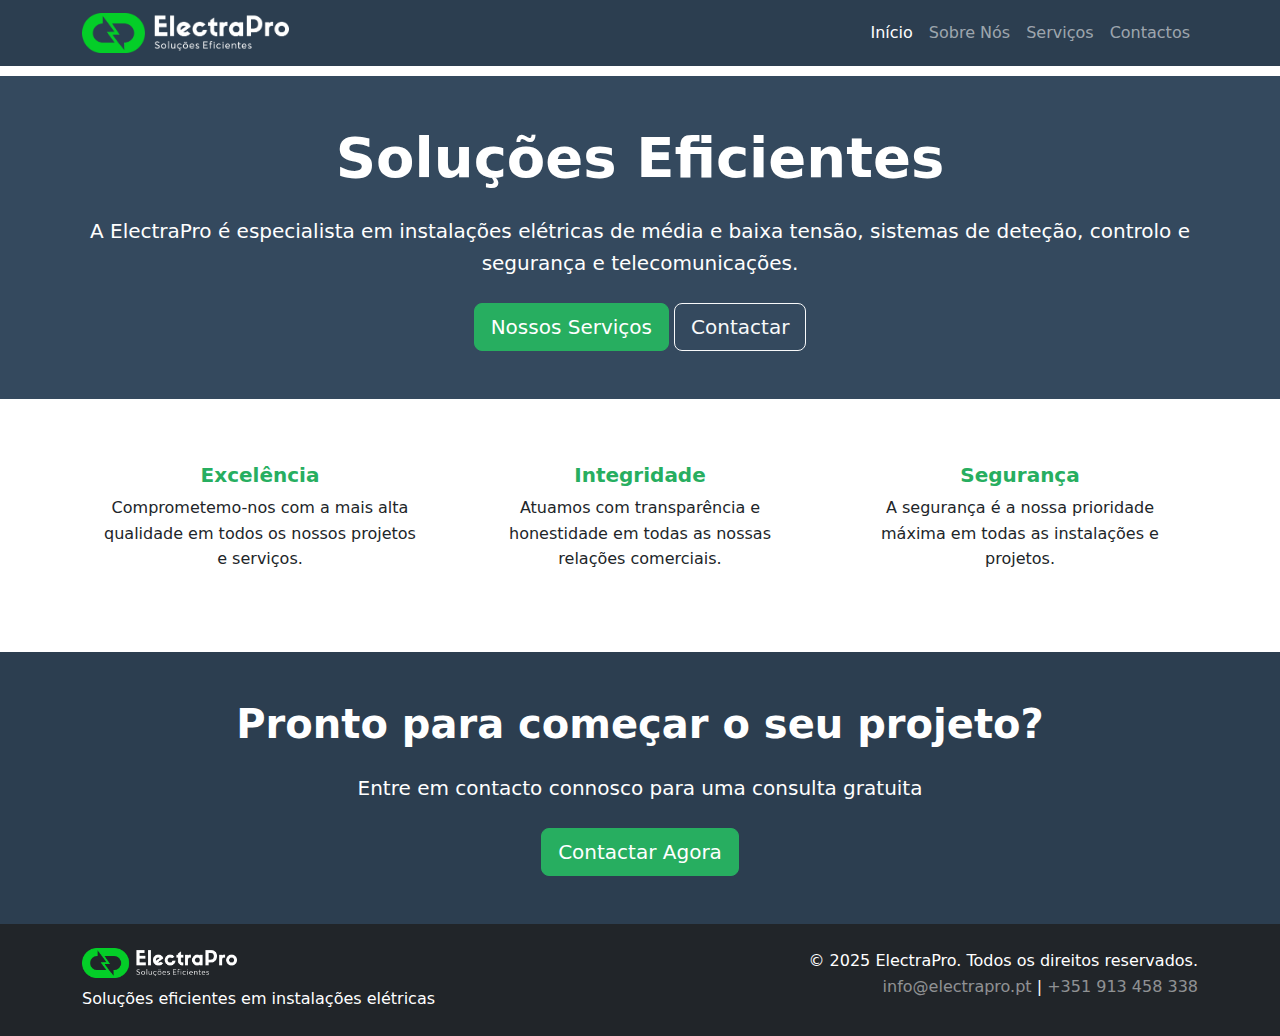
<file: marcelle/index.html>
<!DOCTYPE html>
<html lang="pt">
<head>
    <meta charset="UTF-8">
    <meta name="viewport" content="width=device-width, initial-scale=1.0">
    <title>ElectraPro - Soluções Eficientes</title>
    <meta name="description" content="ElectraPro-Homepage">
    <link href="https://cdn.jsdelivr.net/npm/bootstrap@5.3.0/dist/css/bootstrap.min.css" rel="stylesheet">
    <link rel="stylesheet" href="css/style.css"> 
</head>
<body>
    <header class="navbar navbar-expand-lg navbar-dark bg-primary fixed-top">
        <div class="container">
            <a class="navbar-brand" href="index.html">
                <img src="imagens/logo-horizontal.webp" alt="ElectraPro" height="40">
            </a>
            <button class="navbar-toggler" type="button" data-bs-toggle="collapse" data-bs-target="#navbarNav">
                <span class="navbar-toggler-icon"></span>
            </button>
            <div class="collapse navbar-collapse" id="navbarNav">
                <ul class="navbar-nav ms-auto">
                    <li class="nav-item">
                        <a class="nav-link active" href="index.html">Início</a>
                    </li>
                    <li class="nav-item">
                        <a class="nav-link" href="paginas/sobre.html">Sobre Nós</a>
                    </li>
                    <li class="nav-item">
                        <a class="nav-link" href="paginas/servicos.html">Serviços</a>
                    </li>
                    <li class="nav-item">
                        <a class="nav-link" href="paginas/contactos.html">Contactos</a>
                    </li>
                </ul>
            </div>
        </div>
    </header>
    <main>
        <section class="bg-secondary text-white py-5">
            <div class="container">
                <div class="row align-items-center">
                    <div class="text-center">
                        <h1 class="display-4 fw-bold mb-4">Soluções Eficientes</h1>
                        <p class="lead mb-4">A ElectraPro é especialista em instalações elétricas de média e baixa tensão, sistemas de deteção, controlo e segurança e telecomunicações.</p>
                        <div>
                            <a href="paginas/servicos.html" class="btn btn-success btn-lg">Nossos Serviços</a>
                            <a href="paginas/contactos.html" class="btn btn-outline-light btn-lg">Contactar</a>
                        </div>
                    </div>
                </div>
            </div>
        </section>
        <section class="py-5">
            <div class="container">
                <div class="row">
                </div>
                <div class="row g-4">
                    <div class="col-md-4">
                        <div class="text-center p-3">
                            <h5 class="text-success fw-bold">Excelência</h5>
                            <p>Comprometemo-nos com a mais alta qualidade em todos os nossos projetos e serviços.</p>
                        </div>
                    </div>
                    <div class="col-md-4">
                        <div class="text-center p-3">
                            <h5 class="text-success fw-bold">Integridade</h5>
                            <p class="card-text">Atuamos com transparência e honestidade em todas as nossas relações comerciais.</p>
                        </div>
                    </div>
                    <div class="col-md-4">
                        <div class="text-center p-3">
                            <h5 class="text-success fw-bold">Segurança</h5>
                            <p class="card-text">A segurança é a nossa prioridade máxima em todas as instalações e projetos.</p>
                        </div>
                    </div>
                </div>
            </div>
        </section>
        <section class="py-5 bg-primary text-white">
            <div class="container">
                <div class="row">
                    <div class="col-12 text-center">
                        <h2 class="display-6 fw-bold mb-4">Pronto para começar o seu projeto?</h2>
                        <p class="lead mb-4">Entre em contacto connosco para uma consulta gratuita</p>
                        <a href="paginas/contactos.html" class="btn btn-success btn-lg">Contactar Agora</a>
                    </div>
                </div>
            </div>
        </section>
    </main>
    <footer class="bg-dark text-white py-4">
        <div class="container">
            <div class="row">
                <div class="col-md-6">
                    <img src="imagens/logo-horizontal.webp" alt="ElectraPro" height="30" class="mb-2">
                    <p class="mb-0">Soluções eficientes em instalações elétricas</p>
                </div>
                <div class="col-md-6 text-md-end">
                    <p class="mb-0">© 2025 ElectraPro. Todos os direitos reservados.</p>
                    <p class="mb-0">
                        <a href="mailto:info@electrapro.pt" class="text-white-50 text-decoration-none">info@electrapro.pt</a> | 
                        <a href="tel:+351913458338" class="text-white-50 text-decoration-none">+351 913 458 338</a>
                    </p>
                </div>
            </div>
        </div>
    </footer>
    <script src="https://cdn.jsdelivr.net/npm/bootstrap@5.3.0/dist/js/bootstrap.bundle.min.js"></script>
</body>
</html>
</file>
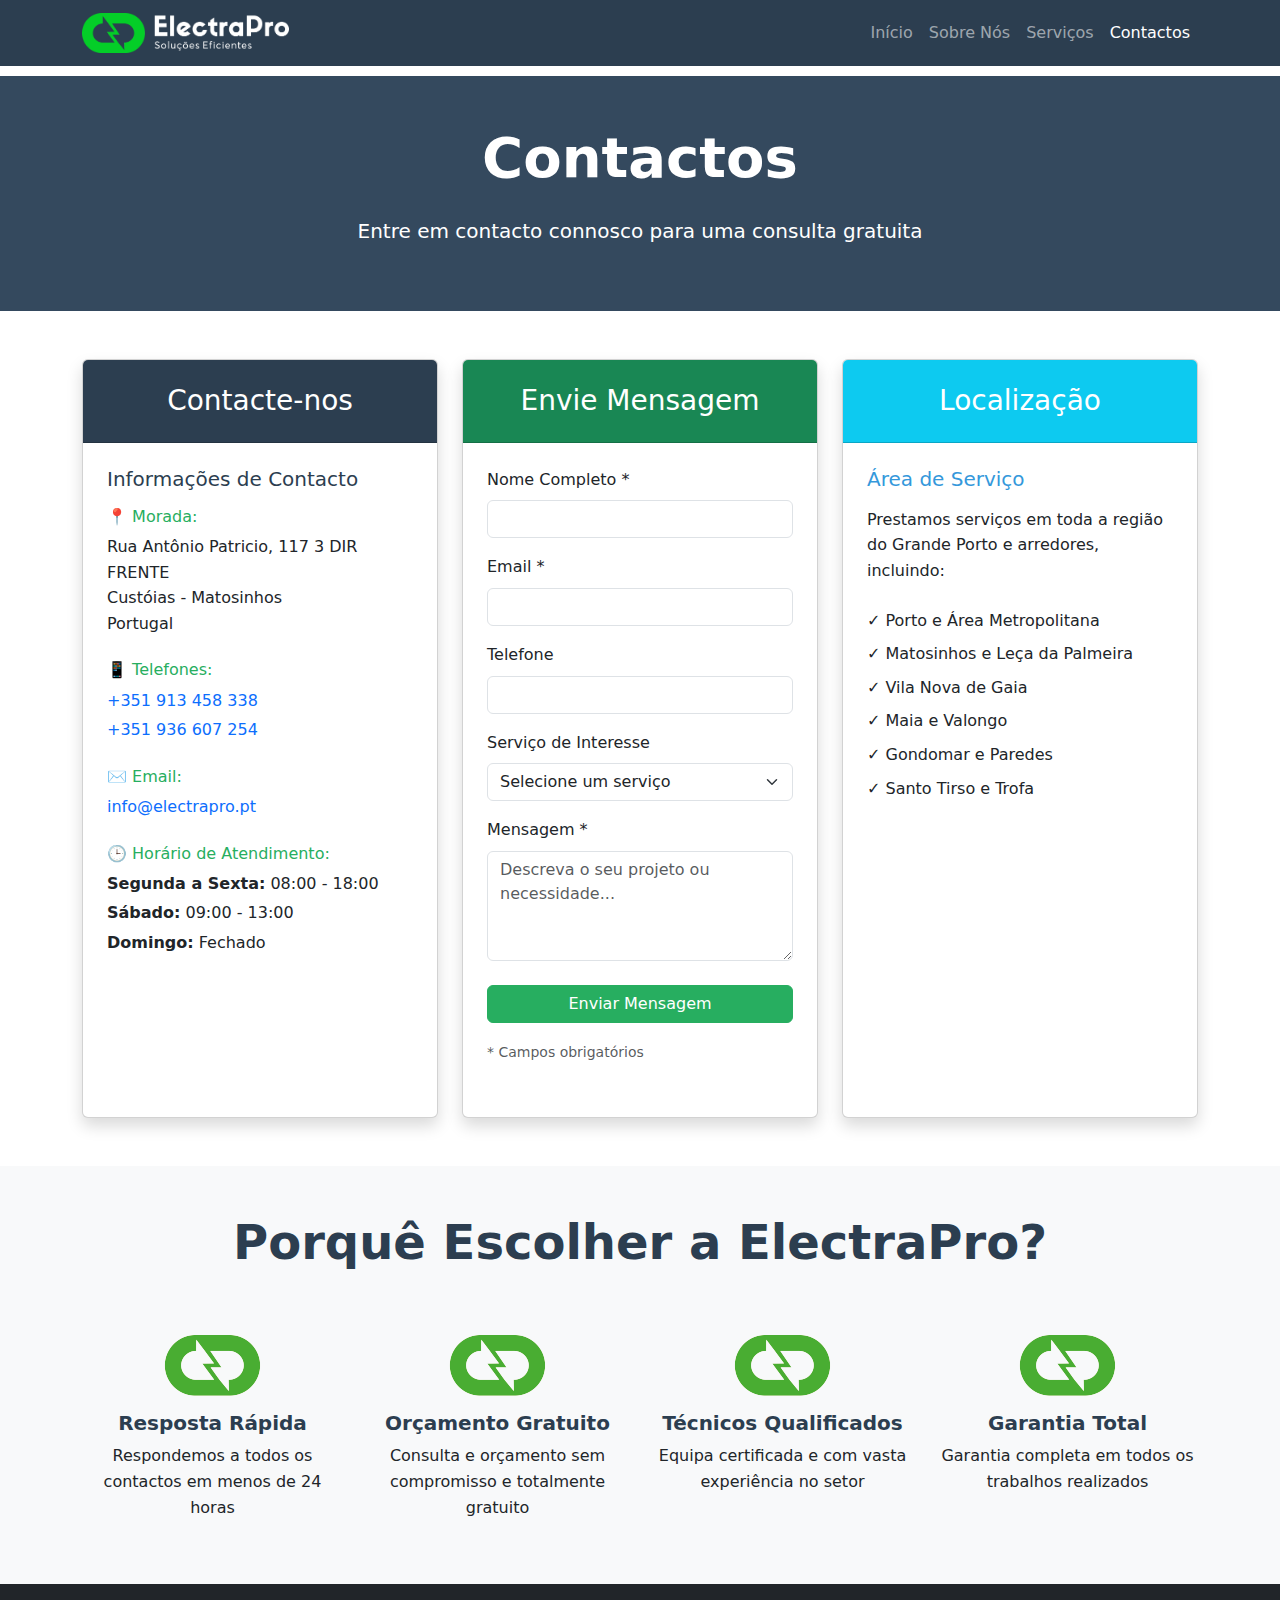
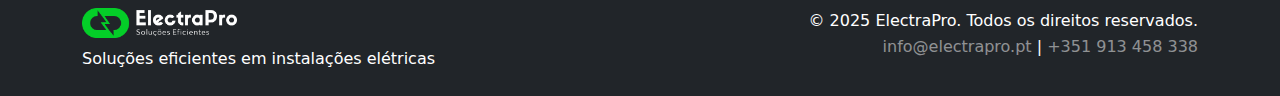
<file: marcelle/paginas/contactos.html>
<!DOCTYPE html>
<html lang="pt">
<head>
    <meta charset="UTF-8">
    <meta name="viewport" content="width=device-width, initial-scale=1.0">
    <title>Contactos - ElectraPro</title>
    <meta name="description" content="Entre em contacto">
    <link href="https://cdn.jsdelivr.net/npm/bootstrap@5.3.0/dist/css/bootstrap.min.css" rel="stylesheet">
    <link rel="stylesheet" href="../css/style.css">
</head>
<body>
    <header class="navbar navbar-expand-lg navbar-dark bg-primary fixed-top">
        <div class="container">
            <a class="navbar-brand" href="../index.html">
                <img src="../imagens/logo-horizontal.webp" alt="ElectraPro" height="40">
            </a>
            <button class="navbar-toggler" type="button" data-bs-toggle="collapse" data-bs-target="#navbarNav">
                <span class="navbar-toggler-icon"></span>
            </button>
            <div class="collapse navbar-collapse" id="navbarNav">
                <ul class="navbar-nav ms-auto">
                    <li class="nav-item">
                        <a class="nav-link" href="../index.html">Início</a>
                    </li>
                    <li class="nav-item">
                        <a class="nav-link" href="../paginas/sobre.html">Sobre Nós</a>
                    </li>
                    <li class="nav-item">
                        <a class="nav-link" href="../paginas/servicos.html">Serviços</a>
                    </li>
                    <li class="nav-item">
                        <a class="nav-link active" href="../paginas/contactos.html">Contactos</a>
                    </li>
                </ul>
            </div>
        </div>
    </header>
    <main>
        <section class="bg-secondary text-white py-5">
            <div class="container">
                <div class="row">
                    <div class="col-12 text-center">
                        <h1 class="display-4 fw-bold mb-4">Contactos</h1>
                        <p class="lead">Entre em contacto connosco para uma consulta gratuita</p>
                    </div>
                </div>
            </div>
        </section> 
        <section class="py-5">
            <div class="container">
                <div class="row g-4">
                    <div class="col-lg-4">
                        <div class="card h-100 shadow">
                            <div class="card-header bg-primary text-white text-center py-4">
                                <h3 class="mb-0">Contacte-nos</h3>
                            </div>
                            <div class="p-4">
                                <h5 class="text-primary mb-3">Informações de Contacto</h5>
                                <div class="mb-4">
                                    <h6 class="text-success mb-2">📍 Morada:</h6>
                                    <p class="mb-0">Rua Antônio Patricio, 117 3 DIR FRENTE<br>
                                    Custóias - Matosinhos<br>
                                    Portugal</p>
                                </div>
                                <div class="mb-4">
                                    <h6 class="text-success mb-2">📱 Telefones:</h6>
                                    <p class="mb-1">
                                        <a href="tel:+351913458338" class="text-decoration-none">+351 913 458 338</a>
                                    </p>
                                    <p class="mb-0">
                                        <a href="tel:+351936607254" class="text-decoration-none">+351 936 607 254</a>
                                    </p>
                                </div>
                                <div class="mb-4">
                                    <h6 class="text-success mb-2">✉️ Email:</h6>
                                    <p class="mb-0">
                                        <a href="mailto:info@electrapro.pt" class="text-decoration-none">info@electrapro.pt</a>
                                    </p>
                                </div>
                                <div class="mb-0">
                                    <h6 class="text-success mb-2">🕒 Horário de Atendimento:</h6>
                                    <p class="mb-1"><strong>Segunda a Sexta:</strong> 08:00 - 18:00</p>
                                    <p class="mb-1"><strong>Sábado:</strong> 09:00 - 13:00</p>
                                    <p class="mb-0"><strong>Domingo:</strong> Fechado</p>
                                </div>
                            </div>
                        </div>
                    </div>
                    <div class="col-lg-4">
                        <div class="card h-100 shadow">
                            <div class="card-header bg-success text-white text-center py-4">
                                <h3 class="mb-0">Envie Mensagem</h3>
                            </div>
                            <div class="p-4">
                                <form>
                                    <div class="mb-3">
                                        <label class="form-label">Nome Completo *</label>
                                        <input type="text" class="form-control" required>
                                    </div>
                                    <div class="mb-3">
                                        <label class="form-label">Email *</label>
                                        <input type="email" class="form-control" required>
                                    </div>
                                    <div class="mb-3">
                                        <label class="form-label">Telefone</label>
                                        <input type="tel" class="form-control">
                                    </div>
                                    <div class="mb-3">
                                        <label class="form-label">Serviço de Interesse</label>
                                        <select class="form-select">
                                            <option value="">Selecione um serviço</option>
                                            <option value="instalacoes">Instalações Elétricas</option>
                                            <option value="seguranca">Sistemas de Segurança</option>
                                            <option value="telecomunicacoes">Telecomunicações</option>
                                            <option value="manutencao">Manutenção</option>
                                            <option value="outro">Outro</option>
                                        </select>
                                    </div>
                                    <div class="mb-4">
                                        <label class="form-label">Mensagem *</label>
                                        <textarea class="form-control" rows="4" required placeholder="Descreva o seu projeto ou necessidade..."></textarea>
                                    </div>
                                    <button type="submit" class="btn btn-success w-100">Enviar Mensagem</button>
                                </form>
                                <div class="mt-3">
                                    <small class="text-muted">* Campos obrigatórios</small>
                                </div>
                            </div>
                        </div>
                    </div>
                    <div class="col-lg-4">
                        <div class="card h-100 shadow">
                            <div class="card-header bg-info text-white text-center py-4">
                                <h3 class="mb-0">Localização</h3>
                            </div>
                            <div class="p-4">
                                <h5 class="text-info mb-3">Área de Serviço</h5>
                                <p class="mb-4">Prestamos serviços em toda a região do Grande Porto e arredores, incluindo:</p>
                                <ul class="list-unstyled mb-4">
                                    <li class="mb-2">✓ Porto e Área Metropolitana</li>
                                    <li class="mb-2">✓ Matosinhos e Leça da Palmeira</li>
                                    <li class="mb-2">✓ Vila Nova de Gaia</li>
                                    <li class="mb-2">✓ Maia e Valongo</li>
                                    <li class="mb-2">✓ Gondomar e Paredes</li>
                                    <li class="mb-2">✓ Santo Tirso e Trofa</li>
                                </ul>
                                <iframe src="https://www.google.com/maps/embed?pb=!1m18!1m12!1m3!1d3002.522343848773!2d-8.640033651018655!
                                    3d41.18858433460924!2m3!1f0!2f0!3f0!3m2!1i1024!2i768!4f13.1!3m3!1m2!1s0xd2465dcdfd4acd5%3A0xc5b157c2d47d92
                                    8!2sR.%20Ant%C3%B3nio%20Patr%C3%ADcio%20117%203%2C%204460-204%20Cust%C3%B3ias!5e0!3m2!1spt-PT!2spt!4v17504
                                    69849746!5m2!1spt-PT!2spt" width="370" height="260" style="border:0;" allowfullscreen="" loading="lazy" 
                                    referrerpolicy="no-referrer-when-downgrade">
                                </iframe>
                            </div>
                        </div>
                    </div>
                </div>
            </div>
        </section>
        <section class="py-5 bg-light">
            <div class="container">
                <div class="row">
                    <div class="col-12 text-center mb-5">
                        <h2 class="display-5 fw-bold text-primary">Porquê Escolher a ElectraPro?</h2>
                    </div>
                </div>
                <div class="row g-4">
                    <div class="col-md-3">
                        <div class="text-center">
                            <div>
                                <img class="py-2" src="../imagens/iconVerde.webp" alt="ElectraPro" class="img-fluid">
                            </div>
                            <h5 class="text-primary  fw-bold">Resposta Rápida</h5>
                            <p>Respondemos a todos os contactos em menos de 24 horas</p>
                        </div>
                    </div>
                    <div class="col-md-3">
                        <div class="text-center">
                            <div>
                                <img class="py-2" src="../imagens/iconVerde.webp" alt="ElectraPro" class="img-fluid">
                            </div>
                            <h5 class="text-primary  fw-bold">Orçamento Gratuito</h5>
                            <p>Consulta e orçamento sem compromisso e totalmente gratuito</p>
                        </div>
                    </div>
                    <div class="col-md-3">
                        <div class="text-center">
                            <div>
                                <img class="py-2" src="../imagens/iconVerde.webp" alt="ElectraPro" class="img-fluid">
                            </div>
                            <h5 class="text-primary  fw-bold">Técnicos Qualificados</h5>
                            <p>Equipa certificada e com vasta experiência no setor</p>
                        </div>
                    </div>
                    <div class="col-md-3">
                        <div class="text-center">
                            <div>
                                <img class="py-2" src="../imagens/iconVerde.webp" alt="ElectraPro" class="img-fluid">
                            </div>
                            <h5 class="text-primary  fw-bold">Garantia Total</h5>
                            <p>Garantia completa em todos os trabalhos realizados</p>
                        </div>
                    </div>
                </div>
            </div>
        </section>
    </main>
    <footer class="bg-dark text-white py-4">
        <div class="container">
            <div class="row">
                <div class="col-md-6">
                    <img src="../imagens/logo-horizontal.webp" alt="ElectraPro" height="30" class="mb-2">
                    <p class="mb-0">Soluções eficientes em instalações elétricas</p>
                </div>
                <div class="col-md-6 text-md-end">
                    <p class="mb-0">© 2025 ElectraPro. Todos os direitos reservados.</p>
                    <p class="mb-0">
                        <a href="mailto:info@electrapro.pt" class="text-white-50 text-decoration-none">info@electrapro.pt</a> | 
                        <a href="tel:+351913458338" class="text-white-50 text-decoration-none">+351 913 458 338</a>
                    </p>
                </div>
            </div>
        </div>
    </footer>
    <script src="https://cdn.jsdelivr.net/npm/bootstrap@5.3.0/dist/js/bootstrap.bundle.min.js"></script>
</body>
</html>
</file>
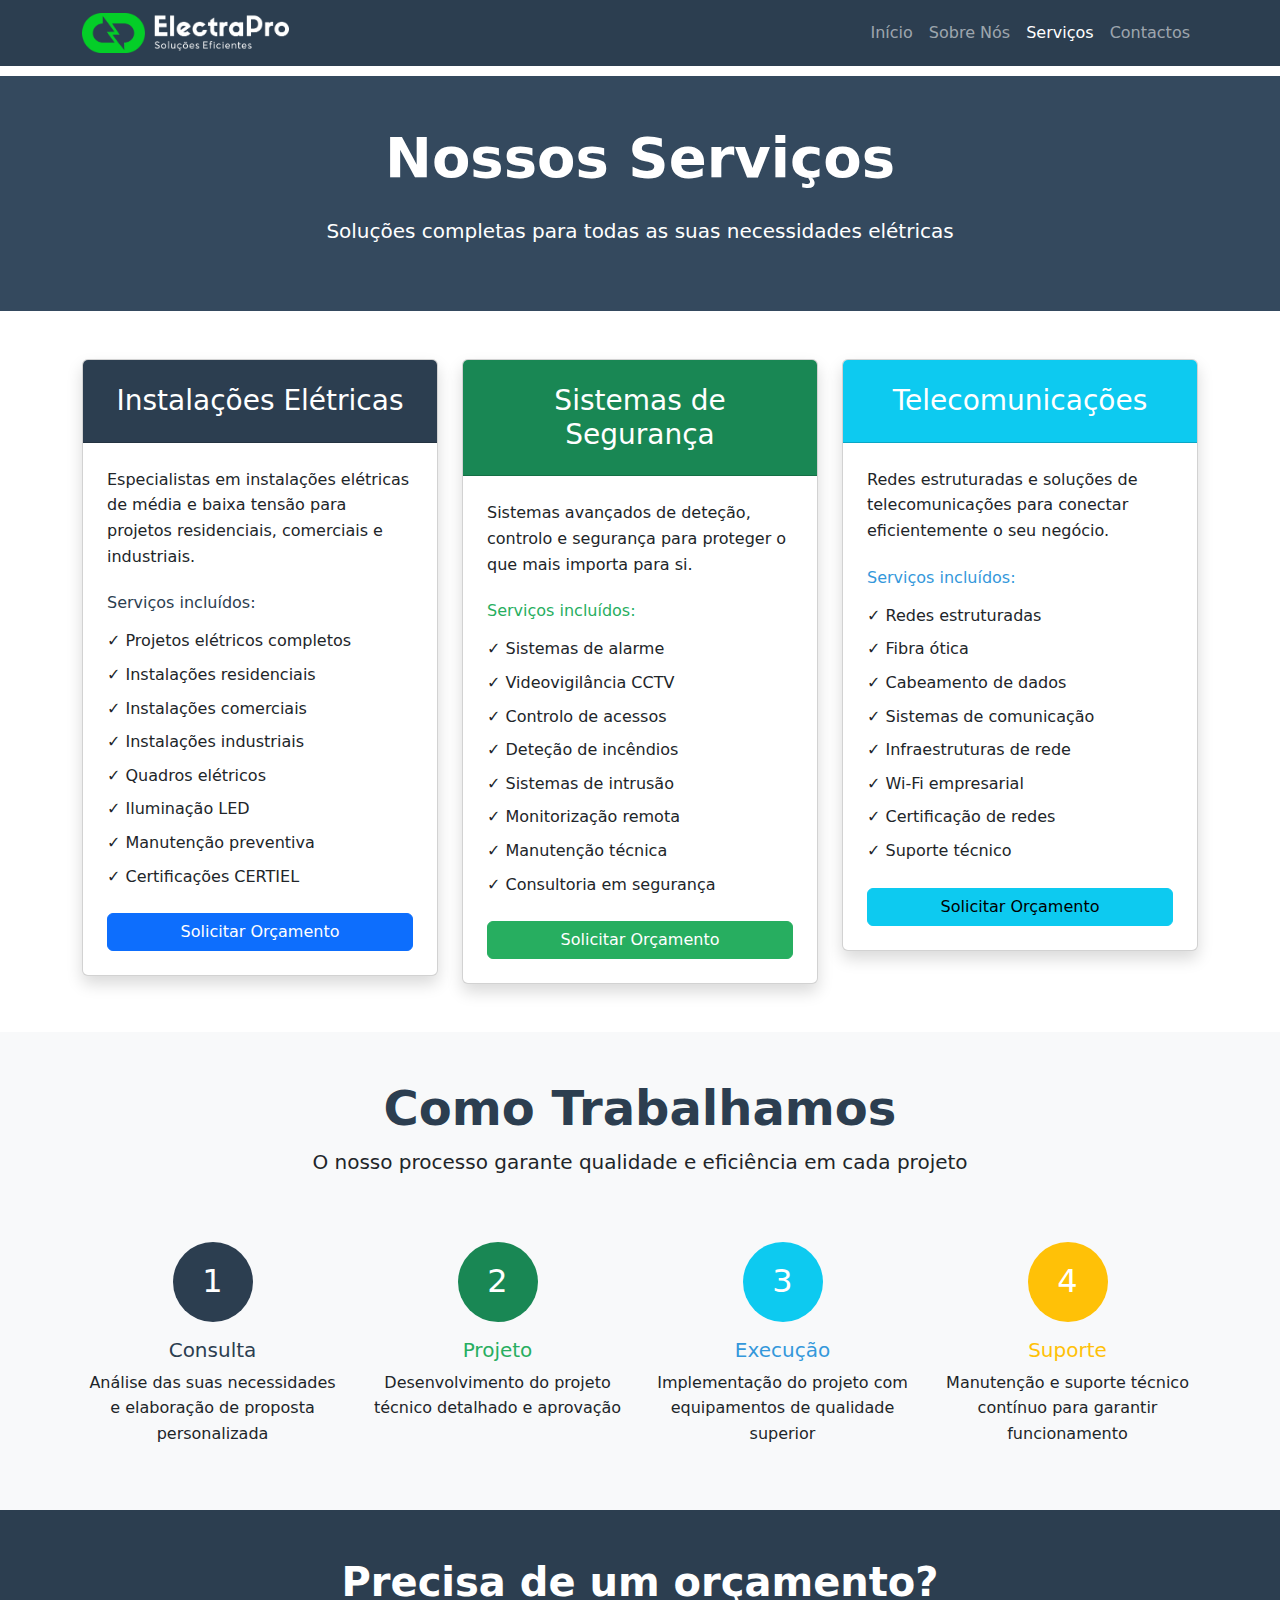
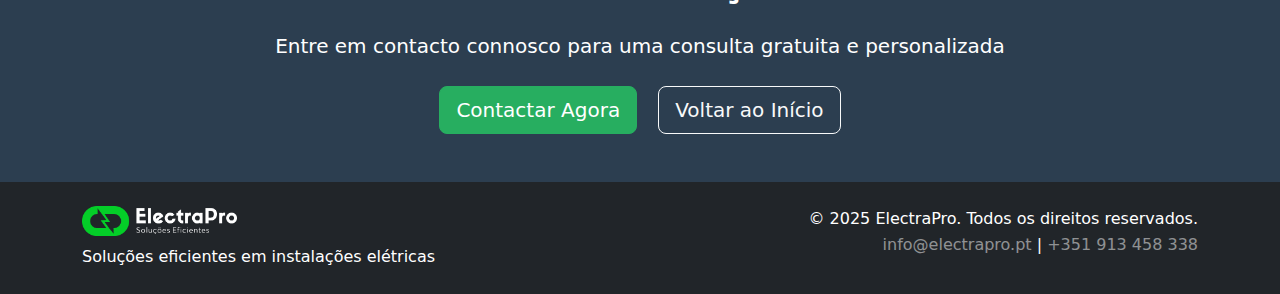
<file: marcelle/paginas/servicos.html>
<!DOCTYPE html>
<html lang="pt">
<head>
    <meta charset="UTF-8">
    <meta name="viewport" content="width=device-width, initial-scale=1.0">
    <title>Serviços - ElectraPro</title>
    <meta name="description" content="Serviços da ElectraPro">
    <link href="https://cdn.jsdelivr.net/npm/bootstrap@5.3.0/dist/css/bootstrap.min.css" rel="stylesheet">
    <link rel="stylesheet" href="../css/style.css">
</head>
<body>
    <header class="navbar navbar-expand-lg navbar-dark bg-primary fixed-top">
        <div class="container">
            <a class="navbar-brand" href="../index.html">
                <img src="../imagens/logo-horizontal.webp" alt="ElectraPro" height="40">
            </a>
            <button class="navbar-toggler" type="button" data-bs-toggle="collapse" data-bs-target="#navbarNav">
                <span class="navbar-toggler-icon"></span>
            </button>
            <div class="collapse navbar-collapse" id="navbarNav">
                <ul class="navbar-nav ms-auto">
                    <li class="nav-item">
                        <a class="nav-link" href="../index.html">Início</a>
                    </li>
                    <li class="nav-item">
                        <a class="nav-link" href="../paginas/sobre.html">Sobre Nós</a>
                    </li>
                    <li class="nav-item">
                        <a class="nav-link active" href="../paginas/servicos.html">Serviços</a>
                    </li>
                    <li class="nav-item">
                        <a class="nav-link" href="../paginas/contactos.html">Contactos</a>
                    </li>
                </ul>
            </div>
        </div>
    </header>
    <main>
        <section class="bg-secondary text-white py-5">
            <div class="container">
                <div class="row">
                    <div class="col-12 text-center">
                        <h1 class="display-4 fw-bold mb-4">Nossos Serviços</h1>
                        <p class="lead">Soluções completas para todas as suas necessidades elétricas</p>
                    </div>
                </div>
            </div>
        </section>
        <section class="py-5">
            <div class="container">
                <div class="row g-4">
                    <div class="col-lg-4">
                        <div class="card shadow">
                            <div class="card-header bg-primary text-white text-center py-4">
                                <h3 class="mb-0">Instalações Elétricas</h3>
                            </div>
                            <div class="p-4">
                                <p class="mb-4">Especialistas em instalações elétricas de média e baixa tensão para projetos residenciais, comerciais e industriais.</p>
                                <h6 class="text-primary mb-3">Serviços incluídos:</h6>
                                <ul class="list-unstyled">
                                    <li class="mb-2">✓ Projetos elétricos completos</li>
                                    <li class="mb-2">✓ Instalações residenciais</li>
                                    <li class="mb-2">✓ Instalações comerciais</li>
                                    <li class="mb-2">✓ Instalações industriais</li>
                                    <li class="mb-2">✓ Quadros elétricos</li>
                                    <li class="mb-2">✓ Iluminação LED</li>
                                    <li class="mb-2">✓ Manutenção preventiva</li>
                                    <li class="mb-2">✓ Certificações CERTIEL</li>
                                </ul>
                                <div class="mt-4">
                                    <a href="contactos.html" class="btn btn-primary w-100">Solicitar Orçamento</a>
                                </div>
                            </div>
                        </div>
                    </div>
                    <div class="col-lg-4">
                        <div class="card shadow">
                            <div class="card-header bg-success text-white text-center py-4">
                                <h3 class="mb-0">Sistemas de Segurança</h3>
                            </div>
                            <div class="p-4">
                                <p class="mb-4">Sistemas avançados de deteção, controlo e segurança para proteger o que mais importa para si.</p>
                                <h6 class="text-success mb-3">Serviços incluídos:</h6>
                                <ul class="list-unstyled">
                                    <li class="mb-2">✓ Sistemas de alarme</li>
                                    <li class="mb-2">✓ Videovigilância CCTV</li>
                                    <li class="mb-2">✓ Controlo de acessos</li>
                                    <li class="mb-2">✓ Deteção de incêndios</li>
                                    <li class="mb-2">✓ Sistemas de intrusão</li>
                                    <li class="mb-2">✓ Monitorização remota</li>
                                    <li class="mb-2">✓ Manutenção técnica</li>
                                    <li class="mb-2">✓ Consultoria em segurança</li>
                                </ul>
                                <div class="mt-4">
                                    <a href="contactos.html" class="btn btn-success w-100">Solicitar Orçamento</a>
                                </div>
                            </div>
                        </div>
                    </div>
                    <div class="col-lg-4">
                        <div class="card shadow">
                            <div class="card-header bg-info text-white text-center py-4">
                                <h3 class="mb-0">Telecomunicações</h3>
                            </div>
                            <div class="p-4">
                                <p class="mb-4">Redes estruturadas e soluções de telecomunicações para conectar eficientemente o seu negócio.</p>
                                <h6 class="text-info mb-3">Serviços incluídos:</h6>
                                <ul class="list-unstyled">
                                    <li class="mb-2">✓ Redes estruturadas</li>
                                    <li class="mb-2">✓ Fibra ótica</li>
                                    <li class="mb-2">✓ Cabeamento de dados</li>
                                    <li class="mb-2">✓ Sistemas de comunicação</li>
                                    <li class="mb-2">✓ Infraestruturas de rede</li>
                                    <li class="mb-2">✓ Wi-Fi empresarial</li>
                                    <li class="mb-2">✓ Certificação de redes</li>
                                    <li class="mb-2">✓ Suporte técnico</li>
                                </ul>
                                <div class="mt-4">
                                    <a href="contactos.html" class="btn btn-info w-100">Solicitar Orçamento</a>
                                </div>
                            </div>
                        </div>
                    </div>
                </div>
            </div>
        </section>
        <section class="py-5 bg-light">
            <div class="container">
                <div class="row">
                    <div class="col-12 text-center mb-5">
                        <h2 class="display-5 fw-bold text-primary">Como Trabalhamos</h2>
                        <p class="lead">O nosso processo garante qualidade e eficiência em cada projeto</p>
                    </div>
                </div>
                <div class="row g-4">
                    <div class="col-md-3">
                        <div class="text-center">
                            <div class="bg-primary text-white rounded-circle d-inline-flex align-items-center justify-content-center mb-3 circle">
                                <span class="fs-2">1</span>
                            </div>
                            <h5 class="text-primary">Consulta</h5>
                            <p>Análise das suas necessidades e elaboração de proposta personalizada</p>
                        </div>
                    </div>
                    <div class="col-md-3">
                        <div class="text-center">
                            <div class="bg-success text-white rounded-circle d-inline-flex align-items-center justify-content-center mb-3 circle">
                                <span class="fs-2">2</span>
                            </div>
                            <h5 class="text-success">Projeto</h5>
                            <p>Desenvolvimento do projeto técnico detalhado e aprovação</p>
                        </div>
                    </div>
                    <div class="col-md-3">
                        <div class="text-center">
                            <div class="bg-info text-white rounded-circle d-inline-flex align-items-center justify-content-center mb-3 circle">
                                <span class="fs-2">3</span>
                            </div>
                            <h5 class="text-info">Execução</h5>
                            <p>Implementação do projeto com equipamentos de qualidade superior</p>
                        </div>
                    </div>
                    <div class="col-md-3">
                        <div class="text-center">
                            <div class="bg-warning text-white rounded-circle d-inline-flex align-items-center justify-content-center mb-3 circle">
                                <span class="fs-2">4</span>
                            </div>
                            <h5 class="text-warning">Suporte</h5>
                            <p>Manutenção e suporte técnico contínuo para garantir funcionamento</p>
                        </div>
                    </div>
                </div>
            </div>
        </section>
        <section class="py-5 bg-primary text-white">
            <div class="container">
                <div class="row">
                    <div class="col-12 text-center">
                        <h2 class="display-6 fw-bold mb-4">Precisa de um orçamento?</h2>
                        <p class="lead mb-4">Entre em contacto connosco para uma consulta gratuita e personalizada</p>
                        <a href="contactos.html" class="btn btn-success btn-lg me-3">Contactar Agora</a>
                        <a href="../index.html" class="btn btn-outline-light btn-lg">Voltar ao Início</a>
                    </div>
                </div>
            </div>
        </section>
    </main>
    <footer class="bg-dark text-white py-4">
        <div class="container">
            <div class="row">
                <div class="col-md-6">
                    <img src="../imagens/logo-horizontal.webp" alt="ElectraPro" height="30" class="mb-2">
                    <p class="mb-0">Soluções eficientes em instalações elétricas</p>
                </div>
                <div class="col-md-6 text-md-end">
                    <p class="mb-0">© 2025 ElectraPro. Todos os direitos reservados.</p>
                    <p class="mb-0">
                        <a href="mailto:info@electrapro.pt" class="text-white-50 text-decoration-none">info@electrapro.pt</a> | 
                        <a href="tel:+351913458338" class="text-white-50 text-decoration-none">+351 913 458 338</a>
                    </p>
                </div>
            </div>
        </div>
    </footer>
    <script src="https://cdn.jsdelivr.net/npm/bootstrap@5.3.0/dist/js/bootstrap.bundle.min.js"></script>
</body>
</html>
</file>
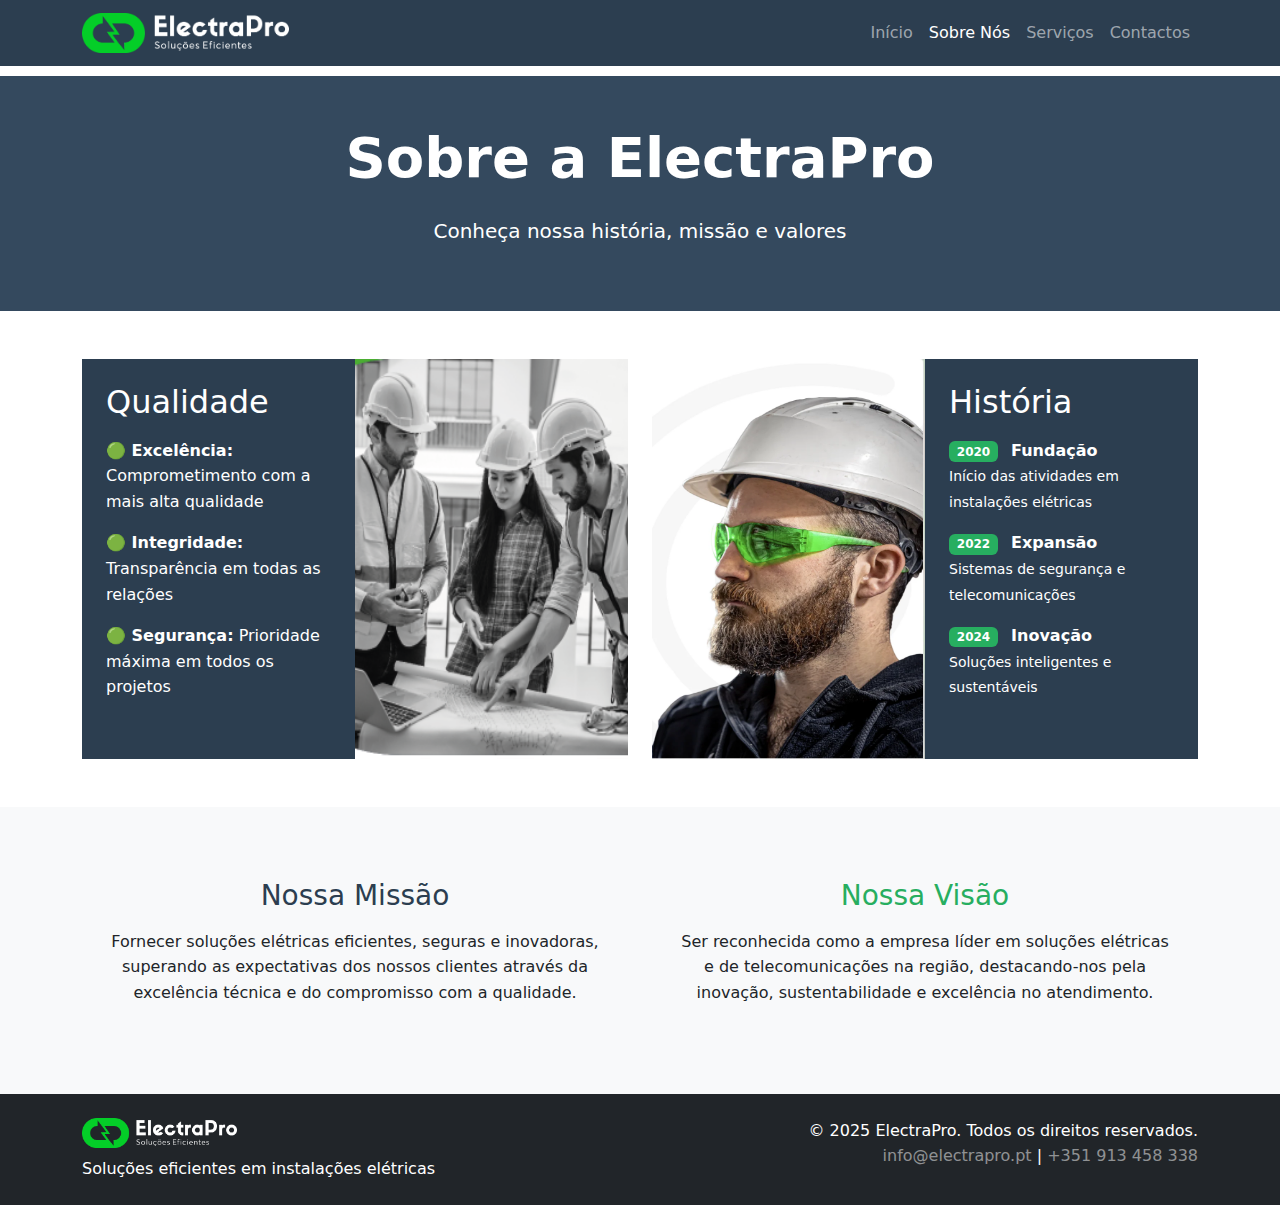
<file: marcelle/paginas/sobre.html>
<!DOCTYPE html>
<html lang="pt">
<head>
    <meta charset="UTF-8">
    <meta name="viewport" content="width=device-width, initial-scale=1.0">
    <title>Sobre Nós - ElectraPro</title>
    <meta name="description" content="Conheça a ElectraPro">
    <link href="https://cdn.jsdelivr.net/npm/bootstrap@5.3.0/dist/css/bootstrap.min.css" rel="stylesheet">
    <link rel="stylesheet" href="../css/style.css">
    <link href="https://fonts.googleapis.com/css2?family=Inter:wght@300;400;500;600;700&display=swap" rel="stylesheet">
</head>
<body>
    <header class="navbar navbar-expand-lg navbar-dark bg-primary fixed-top">
        <div class="container">
            <a class="navbar-brand" href="../index.html">
                <img src="../imagens/logo-horizontal.webp" alt="ElectraPro" height="40">
            </a>
            <button class="navbar-toggler" type="button" data-bs-toggle="collapse" data-bs-target="#navbarNav">
                <span class="navbar-toggler-icon"></span>
            </button>
            <div class="collapse navbar-collapse" id="navbarNav">
                <ul class="navbar-nav ms-auto">
                    <li class="nav-item">
                        <a class="nav-link" href="../index.html">Início</a>
                    </li>
                    <li class="nav-item">
                        <a class="nav-link active" href="../paginas/sobre.html">Sobre Nós</a>
                    </li>
                    <li class="nav-item">
                        <a class="nav-link" href="../paginas/servicos.html">Serviços</a>
                    </li>
                    <li class="nav-item">
                        <a class="nav-link" href="../paginas/contactos.html">Contactos</a>
                    </li>
                </ul>
            </div>
        </div>
    </header>
    <main>
        <section class="bg-secondary text-white py-5">
            <div class="container">
                <div class="row">
                    <div class="col-12 text-center">
                        <h1 class="display-4 fw-bold mb-4">Sobre a ElectraPro</h1>
                        <p class="lead">Conheça nossa história, missão e valores</p>
                    </div>
                </div>
            </div>
        </section>
        <section class="py-5 layout-sobre">
            <div class="container">
                <div class="row">
                    <div class="col-lg-6">
                        <div class="row g-0 h-100">
                            <div class="col-md-6 bg-primary text-white"> 
                                <div class="p-4">
                                    <h2 class="mb-3">Qualidade</h2>
                                    <div class="mb-3">
                                        <strong>🟢 Excelência:</strong> Comprometimento com a mais alta qualidade
                                    </div>
                                    <div class="mb-3">
                                        <strong>🟢 Integridade:</strong> Transparência em todas as relações
                                    </div>
                                    <div class="mb-0">
                                        <strong>🟢 Segurança:</strong> Prioridade máxima em todos os projetos
                                    </div>
                                </div>
                            </div>
                            <div class="col-md-6">
                                <img src="../imagens/equipa.webp" alt="Equipa ElectraPro" class="img-fluid">
                            </div>
                        </div>
                    </div>
                    <div class="col-lg-6">
                        <div class="row g-0 h-100">
                            <div class="col-md-6">
                                <img src="../imagens/tecnico-seguranca-nova.webp" alt="Técnico ElectraPro" class="img-fluid">
                            </div>
                            <div class="col-md-6 bg-primary text-white">
                                <div class="p-4">
                                    <h2 class="mb-3">História</h2>
                                    <div class="mb-3">
                                        <span class="badge btn-success text-white me-2">2020</span>
                                        <strong>Fundação</strong><br>
                                        <small>Início das atividades em instalações elétricas</small>
                                    </div>
                                    <div class="mb-3">
                                        <span class="badge btn-success text-white me-2">2022</span>
                                        <strong>Expansão</strong><br>
                                        <small>Sistemas de segurança e telecomunicações</small>
                                    </div>
                                    <div class="mb-0">
                                        <span class="badge btn-success text-white me-2">2024</span>
                                        <strong>Inovação</strong><br>
                                        <small>Soluções inteligentes e sustentáveis</small>
                                    </div>
                                </div>
                            </div>
                        </div>
                    </div>
                </div>
            </div>
        </section>
        <section class="py-5 bg-light">
            <div class="container">
                <div class="row g-4">
                    <div class="col-md-6">
                        <div class="p-4 text-center">
                            <h3 class="text-primary mb-3">Nossa Missão</h3>
                            <p>Fornecer soluções elétricas eficientes, seguras e inovadoras, superando as expectativas dos nossos clientes através da excelência técnica e do compromisso com a qualidade.</p>
                        </div>
                    </div>
                    <div class="col-md-6">
                        <div class="p-4 text-center">
                            <h3 class="text-success mb-3">Nossa Visão</h3>
                            <p>Ser reconhecida como a empresa líder em soluções elétricas e de telecomunicações na região, destacando-nos pela inovação, sustentabilidade e excelência no atendimento.</p>
                        </div>
                    </div>
                </div>
            </div>
        </section>
    </main>
    <footer class="bg-dark text-white py-4">
        <div class="container">
            <div class="row">
                <div class="col-md-6">
                    <img src="../imagens/logo-horizontal.webp" alt="ElectraPro" height="30" class="mb-2">
                    <p class="mb-0">Soluções eficientes em instalações elétricas</p>
                </div>
                <div class="col-md-6 text-md-end">
                    <p class="mb-0">© 2025 ElectraPro. Todos os direitos reservados.</p>
                    <p class="mb-0">
                        <a href="mailto:info@electrapro.pt" class="text-white-50 text-decoration-none">info@electrapro.pt</a> | 
                        <a href="tel:+351913458338" class="text-white-50 text-decoration-none">+351 913 458 338</a>
                    </p>
                </div>
            </div>
        </div>
    </footer>
    <script src="https://cdn.jsdelivr.net/npm/bootstrap@5.3.0/dist/js/bootstrap.bundle.min.js"></script>
</body>
</html>
</file>
<file: marcelle/css/style.css>
body {
    line-height: 1.6;
    padding-top: 76px;
}

.bg-primary {
    background-color: #2C3E50 !important;
}

.bg-secondary {
    background-color: #34495E !important;
}

.btn-success {
    background-color: #27AE60;
    border-color: #27AE60;
}

.btn-success:hover {
    background-color: #229954;
    border-color: #229954;
}

.text-primary {
    color: #2C3E50 !important;
}

.text-success {
    color: #27AE60 !important;
}

.text-info {
    color: #3498DB !important;
}

.layout-sobre .col-md-6 img {
    height: 400px !important;
    width: 100% !important;
}

.circle {
    width: 80px !important;
    height: 80px !important;
}
</file>
